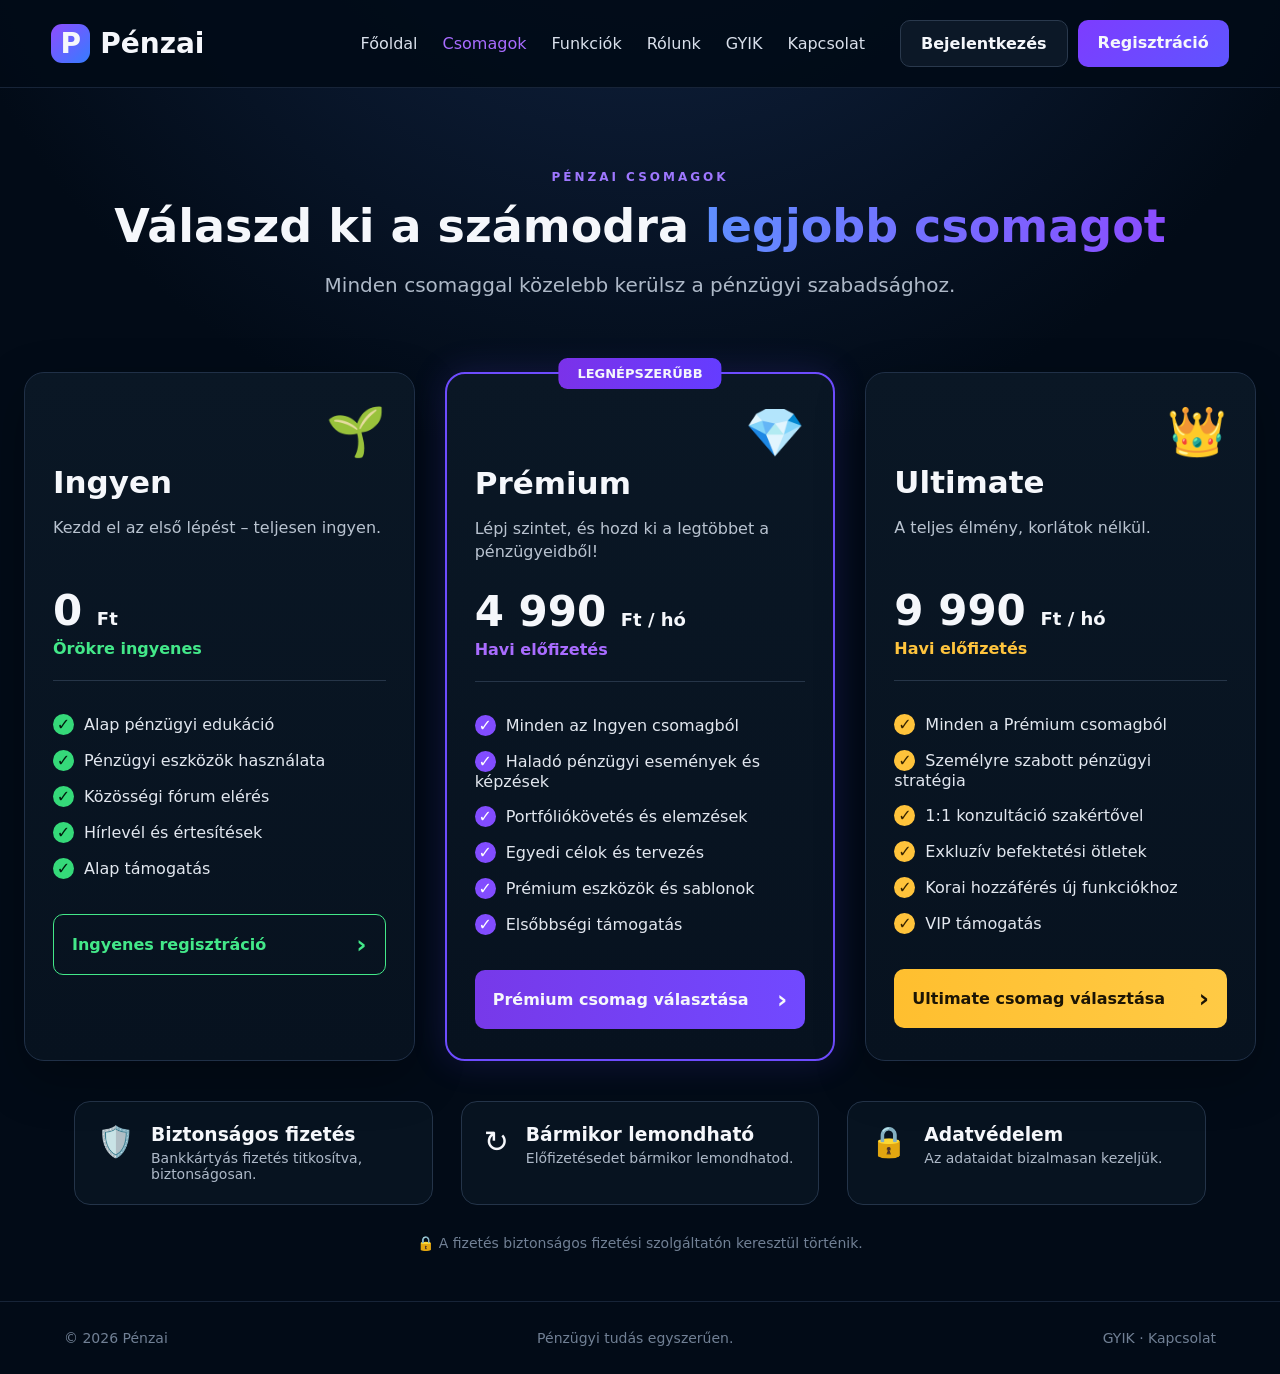
<file: index.html>
<!doctype html>
<html lang="hu">
<head>
<meta charset="utf-8">
<meta name="viewport" content="width=device-width,initial-scale=1">
<title>Pénzai – Csomagok</title>
<link rel="stylesheet" href="style.css">
</head>
<body>
<header class="nav">
<a class="logo" href="index.html"><span class="logo-mark">P</span>Pénzai</a>
<nav><a href="index.html">Főoldal</a><a class="active" href="#csomagok">Csomagok</a><a href="#funkciok">Funkciók</a><a href="#rolunk">Rólunk</a><a href="#gyik">GYIK</a><a href="#kapcsolat">Kapcsolat</a></nav>
<div class="nav-actions"><a class="btn dark" href="bejelentkezes.html">Bejelentkezés</a><a class="btn purple" href="regisztracio.html">Regisztráció</a></div>
</header>

<main>
<section class="hero" id="csomagok">
<p class="eyebrow">PÉNZAI CSOMAGOK</p>
<h1>Válaszd ki a számodra <span>legjobb csomagot</span></h1>
<p class="subtitle">Minden csomaggal közelebb kerülsz a pénzügyi szabadsághoz.</p>
</section>

<section class="pricing">
<article class="card free"><div class="icon">🌱</div><h2>Ingyen</h2><p class="desc">Kezdd el az első lépést – teljesen ingyen.</p><div class="price">0 <small>Ft</small></div><div class="note green">Örökre ingyenes</div>
<ul><li>Alap pénzügyi edukáció</li><li>Pénzügyi eszközök használata</li><li>Közösségi fórum elérés</li><li>Hírlevél és értesítések</li><li>Alap támogatás</li></ul>
<a class="plan outline" href="ingyen.html">Ingyenes regisztráció <b>›</b></a></article>

<article class="card featured"><div class="popular">LEGNÉPSZERŰBB</div><div class="icon">💎</div><h2>Prémium</h2><p class="desc">Lépj szintet, és hozd ki a legtöbbet a pénzügyeidből!</p><div class="price">4 990 <small>Ft / hó</small></div><div class="note purple-text">Havi előfizetés</div>
<ul><li>Minden az Ingyen csomagból</li><li>Haladó pénzügyi események és képzések</li><li>Portfóliókövetés és elemzések</li><li>Egyedi célok és tervezés</li><li>Prémium eszközök és sablonok</li><li>Elsőbbségi támogatás</li></ul>
<a class="plan purple-bg" href="fizetes.html">Prémium csomag választása <b>›</b></a></article>

<article class="card"><div class="icon">👑</div><h2>Ultimate</h2><p class="desc">A teljes élmény, korlátok nélkül.</p><div class="price">9 990 <small>Ft / hó</small></div><div class="note gold">Havi előfizetés</div>
<ul><li>Minden a Prémium csomagból</li><li>Személyre szabott pénzügyi stratégia</li><li>1:1 konzultáció szakértővel</li><li>Exkluzív befektetési ötletek</li><li>Korai hozzáférés új funkciókhoz</li><li>VIP támogatás</li></ul>
<a class="plan gold-bg" href="fizetes.html">Ultimate csomag választása <b>›</b></a></article>
</section>

<section class="benefits" id="funkciok">
<div><span>🛡️</span><div><h3>Biztonságos fizetés</h3><p>Bankkártyás fizetés titkosítva, biztonságosan.</p></div></div>
<div><span>↻</span><div><h3>Bármikor lemondható</h3><p>Előfizetésedet bármikor lemondhatod.</p></div></div>
<div><span>🔒</span><div><h3>Adatvédelem</h3><p>Az adataidat bizalmasan kezeljük.</p></div></div>
</section>
<p class="security">🔒 A fizetés biztonságos fizetési szolgáltatón keresztül történik.</p>
</main>
<footer id="kapcsolat"><span>© 2026 Pénzai</span><span id="rolunk">Pénzügyi tudás egyszerűen.</span><span id="gyik">GYIK · Kapcsolat</span></footer>
</body></html>
</file>
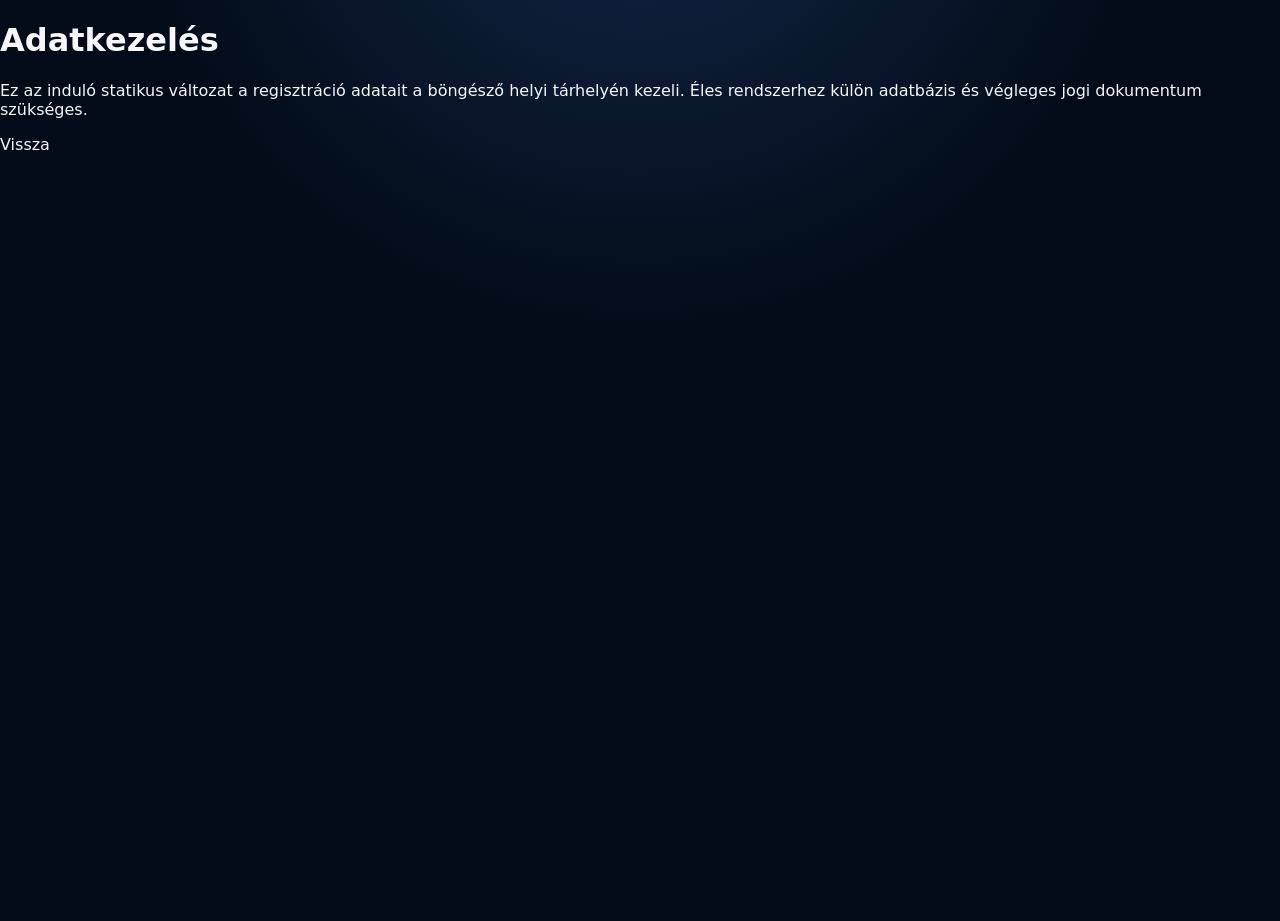
<file: adatkezeles.html>
<!doctype html><html lang="hu"><head><meta charset="utf-8"><meta name="viewport" content="width=device-width,initial-scale=1"><title>Adatkezelés</title><link rel="stylesheet" href="style.css"></head><body><main class="narrow"><h1>Adatkezelés</h1><p>Ez az induló statikus változat a regisztráció adatait a böngésző helyi tárhelyén kezeli. Éles rendszerhez külön adatbázis és végleges jogi dokumentum szükséges.</p><a href="index.html">Vissza</a></main></body></html>
</file>
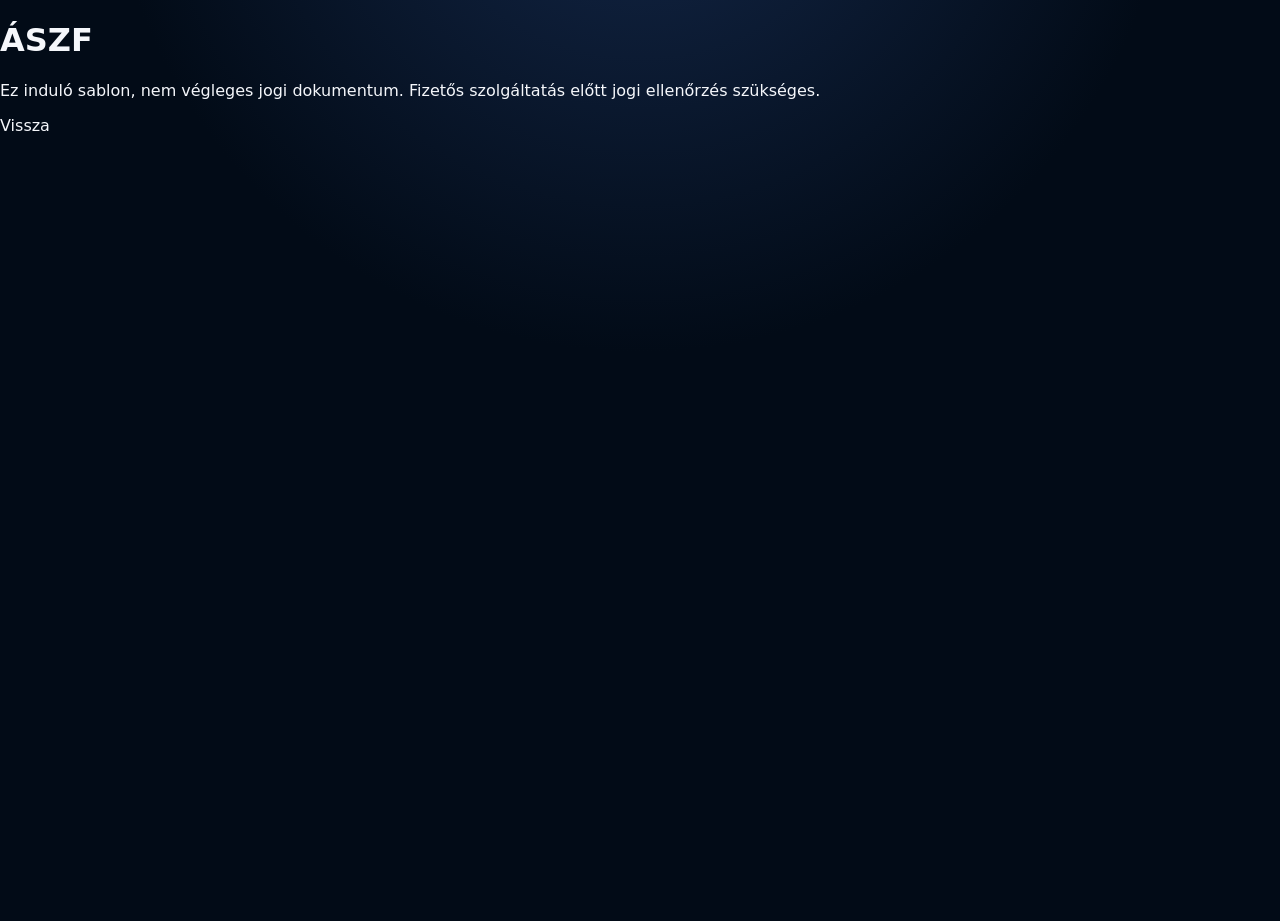
<file: aszf.html>
<!doctype html><html lang="hu"><head><meta charset="utf-8"><meta name="viewport" content="width=device-width,initial-scale=1"><title>ÁSZF</title><link rel="stylesheet" href="style.css"></head><body><main class="narrow"><h1>ÁSZF</h1><p>Ez induló sablon, nem végleges jogi dokumentum. Fizetős szolgáltatás előtt jogi ellenőrzés szükséges.</p><a href="index.html">Vissza</a></main></body></html>
</file>
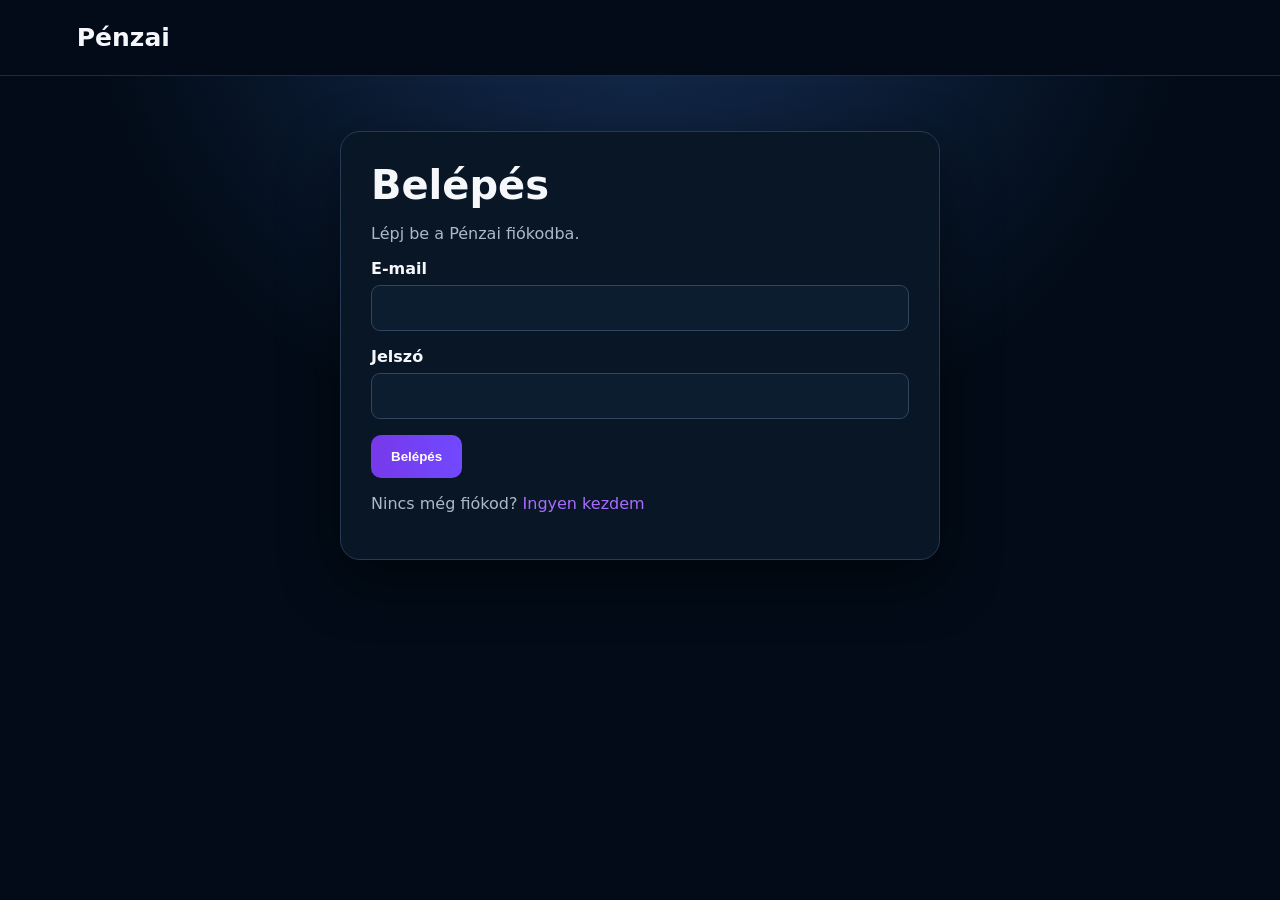
<file: bejelentkezes.html>
<!doctype html><html lang="hu"><head><meta charset="utf-8"><meta name="viewport" content="width=device-width,initial-scale=1"><title>Pénzai – Belépés</title><link rel="stylesheet" href="fiók.css"></head><body><header class="nav"><a class="logo" href="index.html">Pénzai</a></header><main class="wrap"><div class="panel" style="max-width:600px;margin:auto"><h1>Belépés</h1><p class="muted">Lépj be a Pénzai fiókodba.</p><form id="form"><div class="field"><label>E-mail</label><input id="email" type="email" required></div><div class="field"><label>Jelszó</label><input id="password" type="password" required></div><button class="btn">Belépés</button></form><div id="msg" class="notice" style="display:none"></div><p class="muted">Nincs még fiókod? <a href="ingyen.html" style="color:#a96cff">Ingyen kezdem</a></p></div></main><script>
form.addEventListener('submit',function(e){e.preventDefault();const u=JSON.parse(localStorage.getItem('penzaiUser')||'null');
if(u&&u.email===email.value.trim().toLowerCase()&&u.password===password.value){localStorage.setItem('penzaiLoggedIn','1');location.href='fiok.html'}else{msg.style.display='block';msg.className='notice error';msg.textContent='Hibás e-mail vagy jelszó.'}});
</script></body></html>
</file>
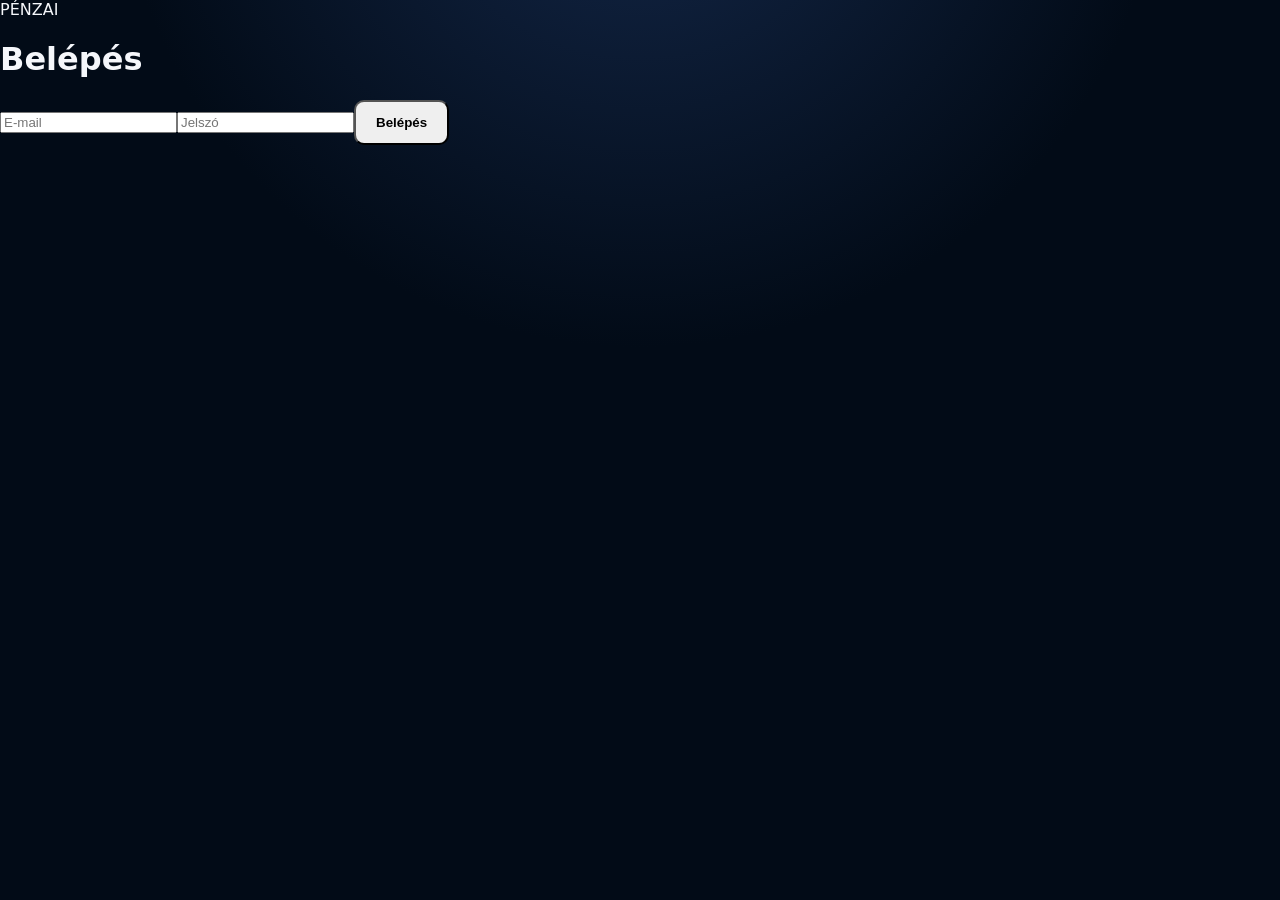
<file: belepes.html>
<!doctype html><html lang="hu"><head><meta charset="utf-8"><meta name="viewport" content="width=device-width,initial-scale=1"><title>Belépés</title><link rel="stylesheet" href="style.css"></head><body><header><a href="index.html">PÉNZAI</a></header><main class="narrow"><h1>Belépés</h1><form onsubmit="login(event)"><input id="e" type="email" required placeholder="E-mail"><input type="password" required placeholder="Jelszó"><button class="btn">Belépés</button></form><p id="m"></p></main><script>function login(x){x.preventDefault();let u=JSON.parse(localStorage.getItem('penzaiUser')||'null');if(u&&u.email===e.value)location.href='fiok.html';else m.textContent='Nincs ilyen helyi profil. Regisztrálj előbb.'}</script></body></html>
</file>
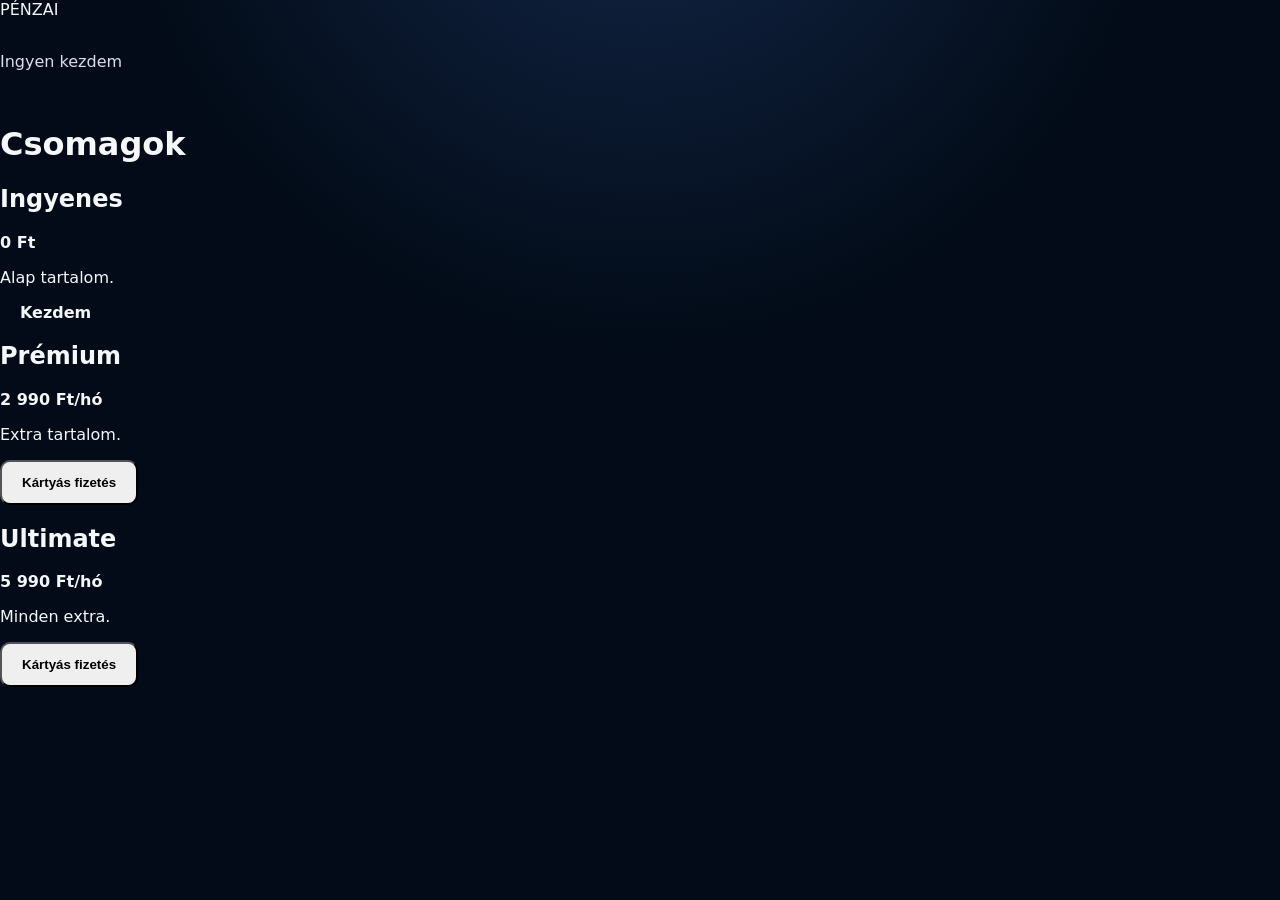
<file: csomagok.html>
<!doctype html><html lang="hu"><head><meta charset="utf-8"><meta name="viewport" content="width=device-width,initial-scale=1"><title>Csomagok</title><link rel="stylesheet" href="style.css"></head><body><header><a href="index.html">PÉNZAI</a><nav><a href="ingyen.html">Ingyen kezdem</a></nav></header><main><h1>Csomagok</h1><div class="cards"><article><h2>Ingyenes</h2><b>0 Ft</b><p>Alap tartalom.</p><a class="btn" href="ingyen.html">Kezdem</a></article><article><h2>Prémium</h2><b>2 990 Ft/hó</b><p>Extra tartalom.</p><button class="btn" onclick="pay('Prémium')">Kártyás fizetés</button></article><article><h2>Ultimate</h2><b>5 990 Ft/hó</b><p>Minden extra.</p><button class="btn" onclick="pay('Ultimate')">Kártyás fizetés</button></article></div><p id="msg" class="notice"></p></main><script>function pay(p){msg.innerHTML='<b>'+p+'</b>: a kártyás gomb kész, de valódi terheléshez Stripe/Barion/SimplePay fizetési link szükséges. A titkos kulcsot nem szabad HTML-be tenni. A ZIP-ben lévő FIZETES_BEALLITAS.txt megmutatja a bekötést.'}</script></body></html>
</file>
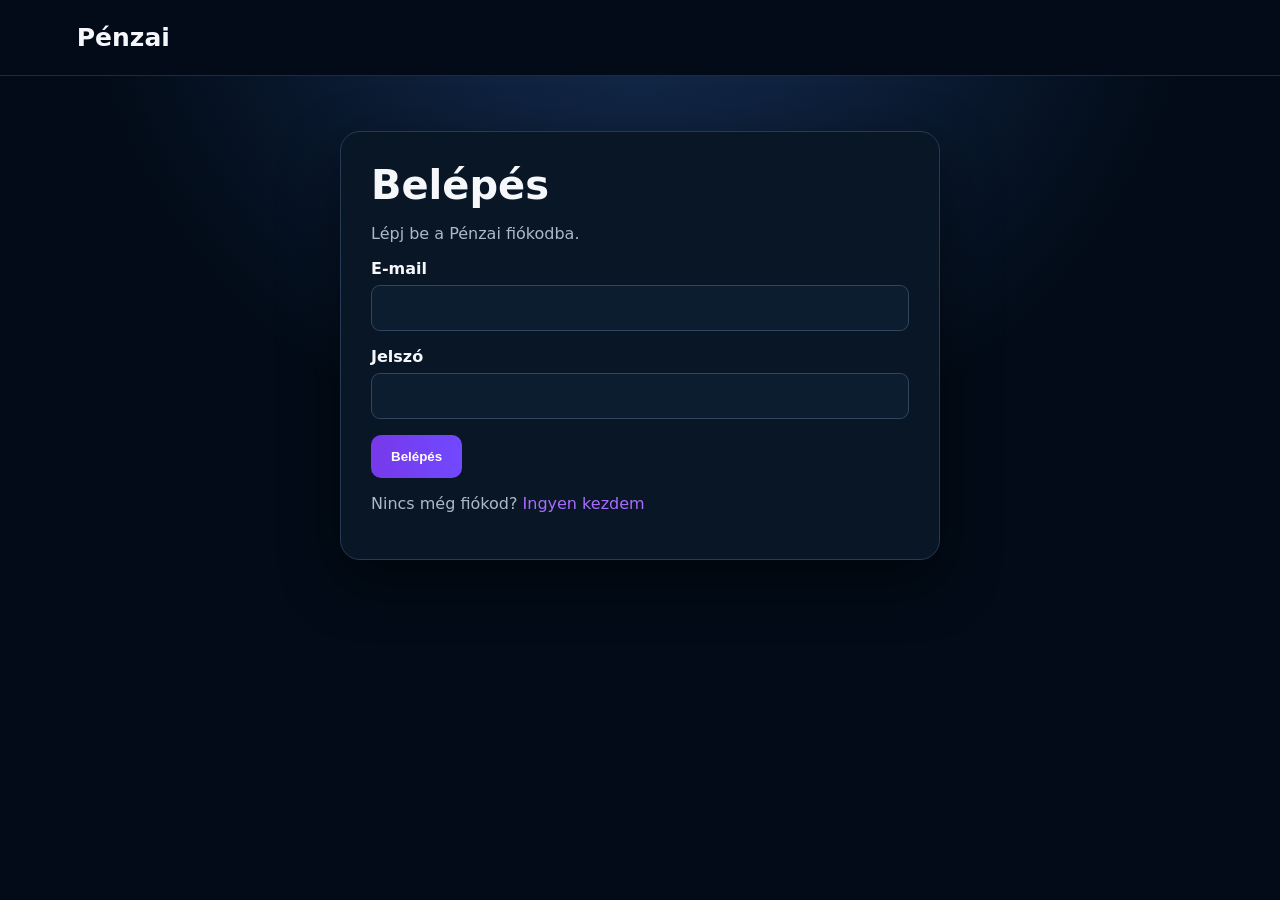
<file: fiok.html>
<!doctype html><html lang="hu"><head><meta charset="utf-8"><meta name="viewport" content="width=device-width,initial-scale=1"><title>Pénzai – Saját fiók</title><link rel="stylesheet" href="fiók.css"></head><body><header class="nav"><a class="logo" href="index.html">Pénzai</a></header><main class="wrap"><div id="app"></div></main><script>
const u=JSON.parse(localStorage.getItem('penzaiUser')||'null');const logged=localStorage.getItem('penzaiLoggedIn')==='1';
if(!u||!logged){location.href='bejelentkezes.html'}else{
app.innerHTML=`<div class="grid"><section class="panel"><span class="badge">● Aktív</span><h1>Szia, ${safe(u.name)}!</h1><p class="muted">Üdvözlünk a saját Pénzai fiókodban.</p><div class="card"><h2>Ingyenes csomag</h2><p class="muted">A hozzáférésed aktív. Ár: <strong>0 Ft</strong>.</p><p>✓ Alap pénzügyi edukáció<br>✓ Kezdő eszközök<br>✓ Közösségi hozzáférés</p></div><br><button class="btn" onclick="logout()">Kijelentkezés</button></section><aside class="panel"><h2>Fiók adatai</h2><p><strong>Név</strong><br>${safe(u.name)}</p><p><strong>E-mail</strong><br>${safe(u.email)}</p><p><strong>Csomag</strong><br>Ingyenes</p></aside></div>`}
function safe(s){return String(s).replace(/[&<>"']/g,m=>({'&':'&amp;','<':'&lt;','>':'&gt;','"':'&quot;',"'":'&#039;'}[m]))}
function logout(){localStorage.removeItem('penzaiLoggedIn');location.href='index.html'}
</script></body></html>
</file>
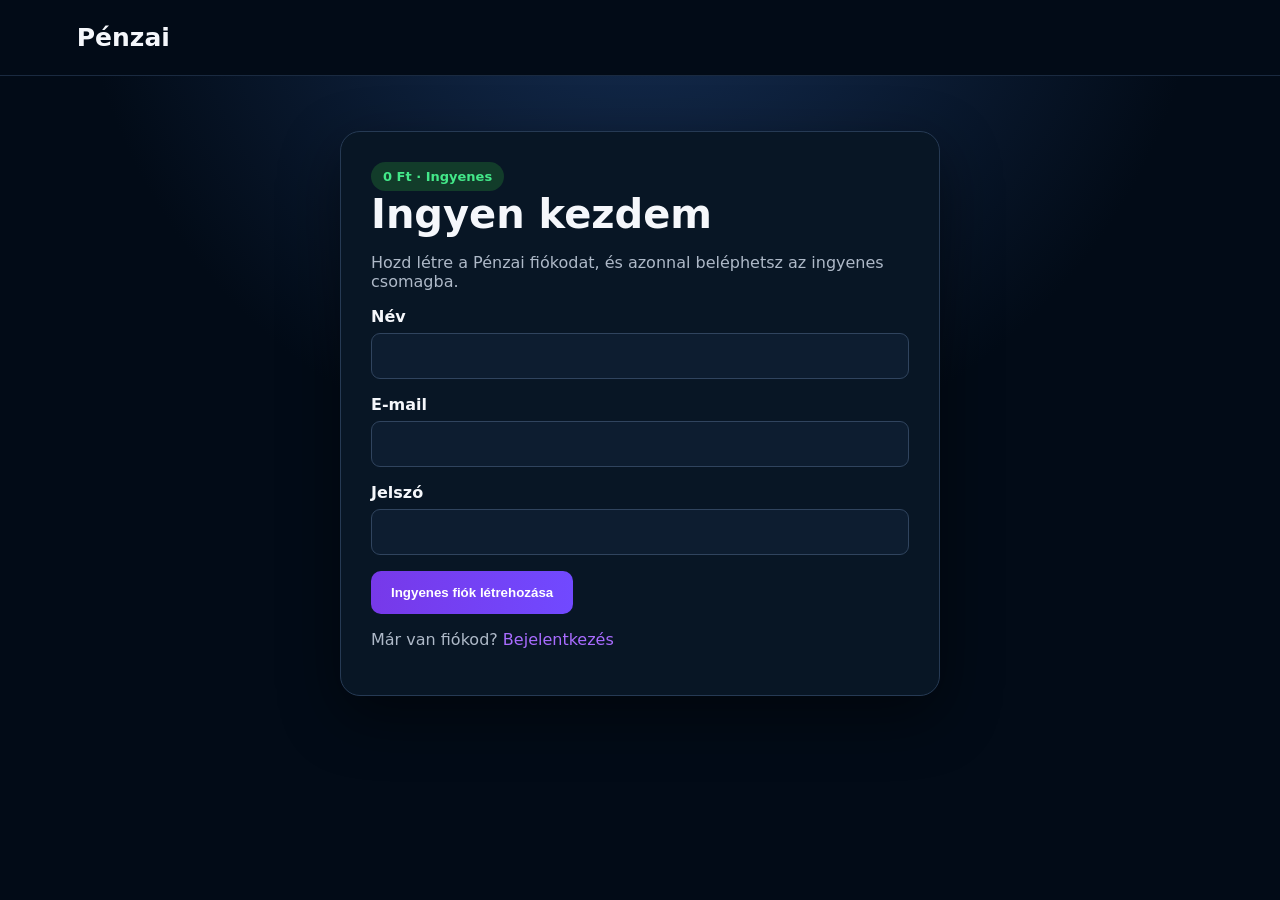
<file: ingyen.html>
<!doctype html><html lang="hu"><head><meta charset="utf-8"><meta name="viewport" content="width=device-width,initial-scale=1"><title>Pénzai – Ingyen kezdem</title><link rel="stylesheet" href="fiók.css"></head><body><header class="nav"><a class="logo" href="index.html">Pénzai</a></header><main class="wrap"><div class="panel" style="max-width:600px;margin:auto"><span class="badge">0 Ft · Ingyenes</span><h1>Ingyen kezdem</h1><p class="muted">Hozd létre a Pénzai fiókodat, és azonnal beléphetsz az ingyenes csomagba.</p><form id="form"><div class="field"><label for="name">Név</label><input id="name" required autocomplete="name"></div><div class="field"><label for="email">E-mail</label><input id="email" type="email" required autocomplete="email"></div><div class="field"><label for="password">Jelszó</label><input id="password" type="password" minlength="8" required autocomplete="new-password"></div><button class="btn">Ingyenes fiók létrehozása</button></form><div id="msg" class="notice" style="display:none"></div><p class="muted">Már van fiókod? <a href="bejelentkezes.html" style="color:#a96cff">Bejelentkezés</a></p></div></main><script>
form.addEventListener('submit',function(e){e.preventDefault();
const user={name:name.value.trim(),email:email.value.trim().toLowerCase(),password:password.value,plan:'Ingyenes',createdAt:new Date().toISOString()};
localStorage.setItem('penzaiUser',JSON.stringify(user));localStorage.setItem('penzaiLoggedIn','1');
msg.style.display='block';msg.className='notice success';msg.textContent='Sikeres regisztráció! Átirányítás a fiókodba...';
setTimeout(()=>location.href='fiok.html',500);
});
</script></body></html>
</file>
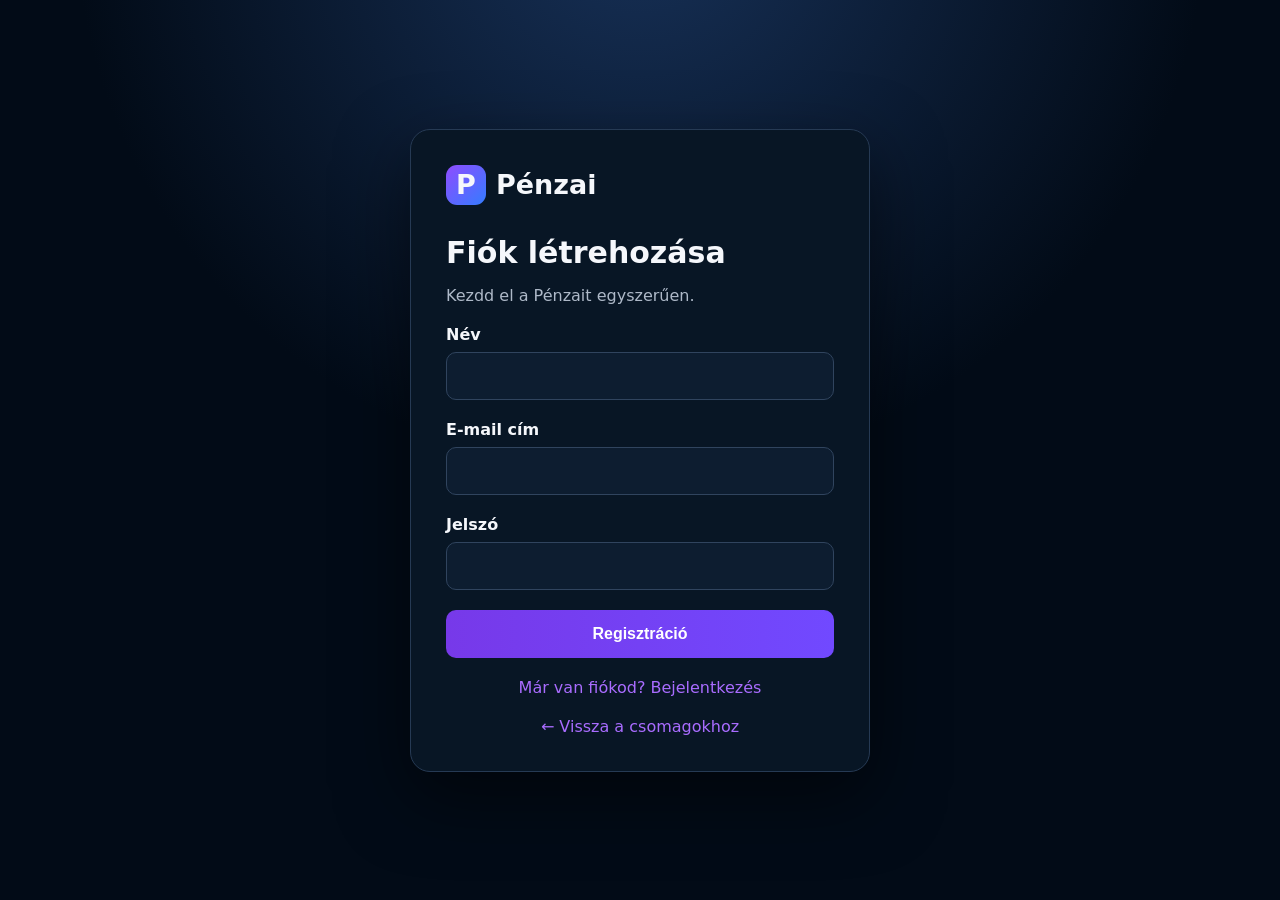
<file: regisztracio.html>
<!doctype html><html lang="hu"><head><meta charset="utf-8"><meta name="viewport" content="width=device-width,initial-scale=1"><title>Pénzai – Regisztráció</title><link rel="stylesheet" href="auth.css"></head><body><main class="box"><a class="logo" href="index.html"><span class="mark">P</span>Pénzai</a><h1>Fiók létrehozása</h1><p>Kezdd el a Pénzait egyszerűen.</p><form onsubmit="reg(event)"><div class="field"><label>Név</label><input id="name" required></div><div class="field"><label>E-mail cím</label><input id="email" type="email" required></div><div class="field"><label>Jelszó</label><input id="password" type="password" minlength="8" required></div><button class="btn">Regisztráció</button></form><div id="msg" class="notice" style="display:none"></div><a class="back" href="bejelentkezes.html">Már van fiókod? Bejelentkezés</a><a class="back" href="index.html">← Vissza a csomagokhoz</a></main><script>function reg(e){e.preventDefault();document.getElementById('msg').style.display='block';document.getElementById('msg').textContent='A regisztrációs felület elkészült. A valódi fiókok mentéséhez adatbázis és hitelesítési szolgáltatás kell.'}</script></body></html>
</file>
<file: style.css>
*{box-sizing:border-box}body{margin:0;background:radial-gradient(circle at 50% -20%,#14284a,#020b17 42%);color:#f5f7fb;font-family:Inter,system-ui,sans-serif;min-height:100vh}a{color:inherit;text-decoration:none}.nav{height:88px;border-bottom:1px solid #172438;display:flex;align-items:center;padding:0 4%;gap:35px;position:sticky;top:0;background:rgba(2,11,23,.92);z-index:5}.logo{font-size:28px;font-weight:800;display:flex;align-items:center;gap:10px;margin-right:auto}.logo-mark{display:grid;place-items:center;width:39px;height:39px;border-radius:11px;background:linear-gradient(135deg,#8f4cff,#347cff)}nav{display:flex;gap:25px}nav a{padding:33px 0;color:#d9e0eb}nav .active,nav a:hover{color:#a86cff}.nav-actions{display:flex;gap:10px}.btn{padding:13px 20px;border-radius:10px;font-weight:700}.dark{border:1px solid #2a394d;background:#0c1827}.purple{background:linear-gradient(135deg,#7d3cff,#5f55ff)}.hero{text-align:center;padding:70px 20px 45px}.eyebrow{font-size:12px;letter-spacing:3px;color:#9e77ff;font-weight:800}.hero h1{font-size:46px;margin:15px 0}.hero h1 span{background:linear-gradient(90deg,#5f8fff,#8b4cff);-webkit-background-clip:text;color:transparent}.subtitle{font-size:20px;color:#aeb9c8}.pricing{max-width:1280px;margin:auto;padding:10px 24px 35px;display:grid;grid-template-columns:repeat(3,1fr);gap:30px}.card{position:relative;background:linear-gradient(180deg,#0a1725,#07121f);border:1px solid #203047;border-radius:20px;padding:30px 28px;min-height:600px;box-shadow:0 18px 50px #0004}.featured{border:2px solid #6e4cff;box-shadow:0 0 35px #6942ff2e}.icon{font-size:48px;text-align:right}.card h2{font-size:31px;margin:4px 0 8px}.desc{color:#b9c3d0;min-height:50px;line-height:1.45}.price{font-size:42px;font-weight:800;margin-top:20px}.price small{font-size:18px}.note{font-weight:700;margin:4px 0 22px}.green{color:#43e889}.purple-text{color:#a96cff}.gold{color:#ffc43d}ul{list-style:none;padding:18px 0 20px;margin:0;border-top:1px solid #263548}li{margin:15px 0;color:#e2e7ef}li:before{content:"✓";display:inline-grid;place-items:center;width:21px;height:21px;border-radius:50%;margin-right:10px;background:#35d979;color:#001b0d;font-weight:900}.featured li:before{background:#824cff;color:white}.card:nth-child(3) li:before{background:#ffc33b;color:#382400}.plan{display:flex;justify-content:space-between;align-items:center;padding:15px 18px;border-radius:10px;font-weight:800}.plan b{font-size:25px}.outline{border:1px solid #43e889;color:#43e889}.purple-bg{background:linear-gradient(90deg,#7739e9,#7149ff)}.gold-bg{background:linear-gradient(90deg,#ffbf2f,#ffca45);color:#1c1505}.popular{position:absolute;top:-16px;left:50%;transform:translateX(-50%);padding:8px 19px;border-radius:9px;background:linear-gradient(90deg,#7b32e9,#653cff);font-weight:900;font-size:13px;white-space:nowrap}.benefits{max-width:1180px;margin:5px auto 20px;padding:0 24px;display:grid;grid-template-columns:repeat(3,1fr);gap:28px}.benefits>div{display:flex;gap:17px;padding:22px;border:1px solid #243449;border-radius:16px;background:#071320}.benefits span{font-size:30px}.benefits h3{margin:0 0 5px}.benefits p{margin:0;color:#aeb9c8;font-size:14px}.security{text-align:center;color:#718095;font-size:14px;margin:30px 0 50px}footer{border-top:1px solid #172438;padding:28px 5%;display:flex;justify-content:space-between;color:#718095;font-size:14px}@media(max-width:900px){.nav{height:auto;padding:18px;flex-wrap:wrap}.nav nav{order:3;width:100%;overflow:auto}.nav nav a{padding:8px}.nav-actions{display:none}.pricing,.benefits{grid-template-columns:1fr;max-width:560px}.hero h1{font-size:36px}}@media(max-width:520px){.hero h1{font-size:31px}.pricing{padding:10px 14px}.card{padding:25px 20px}.benefits{padding:0 14px}footer{flex-direction:column;gap:10px}}
</file>
<file: fiók.css>
*{box-sizing:border-box}body{margin:0;min-height:100vh;background:radial-gradient(circle at 50% -10%,#173158,#020b17 48%);color:#f5f7fb;font-family:Inter,system-ui,sans-serif}a{text-decoration:none;color:inherit}.nav{height:76px;border-bottom:1px solid #1a2a40;display:flex;align-items:center;padding:0 6%;background:#020b17}.logo{font-size:25px;font-weight:800}.wrap{width:min(1050px,92%);margin:55px auto}.panel{background:#081625;border:1px solid #263a54;border-radius:20px;padding:30px;box-shadow:0 20px 60px #0007}.grid{display:grid;grid-template-columns:1.3fr .7fr;gap:25px}h1{font-size:40px;margin:0 0 10px}h2{margin-top:0}.muted{color:#aeb9c8}.badge{display:inline-block;padding:7px 12px;border-radius:20px;background:#123c2a;color:#43e889;font-weight:800;font-size:13px}.btn{display:inline-block;border:0;border-radius:10px;padding:14px 20px;background:linear-gradient(90deg,#7739e9,#7149ff);color:white;font-weight:800;cursor:pointer}.card{padding:20px;border:1px solid #263a54;border-radius:15px;background:#0b1a2b}.field{margin:16px 0}.field label{display:block;margin-bottom:7px;font-weight:700}.field input{width:100%;padding:13px;border:1px solid #30445e;border-radius:9px;background:#0d1d30;color:#fff;font-size:16px}.notice{padding:13px;border-radius:10px;background:#10253b;color:#bdd0e5;margin:15px 0}.error{color:#ff9b9b}.success{color:#78efa5}@media(max-width:750px){.grid{grid-template-columns:1fr}.wrap{margin:30px auto}h1{font-size:32px}}
</file>
<file: auth.css>
*{box-sizing:border-box}body{margin:0;min-height:100vh;background:radial-gradient(circle at 50% -10%,#173158,#020b17 48%);color:#f5f7fb;font-family:Inter,system-ui,sans-serif;display:grid;place-items:center;padding:20px}a{text-decoration:none;color:inherit}.box{width:min(460px,100%);background:#081625;border:1px solid #263a54;border-radius:20px;padding:35px;box-shadow:0 25px 70px #0008}.logo{display:flex;align-items:center;gap:10px;font-size:27px;font-weight:800;margin-bottom:30px}.mark{display:grid;place-items:center;width:40px;height:40px;border-radius:11px;background:linear-gradient(135deg,#8f4cff,#347cff)}h1{font-size:30px;margin:0 0 8px}p{color:#aeb9c8}.field{margin:20px 0}.field label{display:block;margin-bottom:8px;font-weight:700}.field input{width:100%;padding:14px;border:1px solid #30445e;border-radius:10px;background:#0d1d30;color:white;font-size:16px}.btn{width:100%;border:0;border-radius:10px;padding:15px;background:linear-gradient(90deg,#7739e9,#7149ff);color:white;font-size:16px;font-weight:800;cursor:pointer}.back{display:block;text-align:center;margin-top:20px;color:#a96cff}.notice{padding:12px;border-radius:10px;background:#10253b;color:#bcd0e6;font-size:14px;margin:18px 0}
</file>
